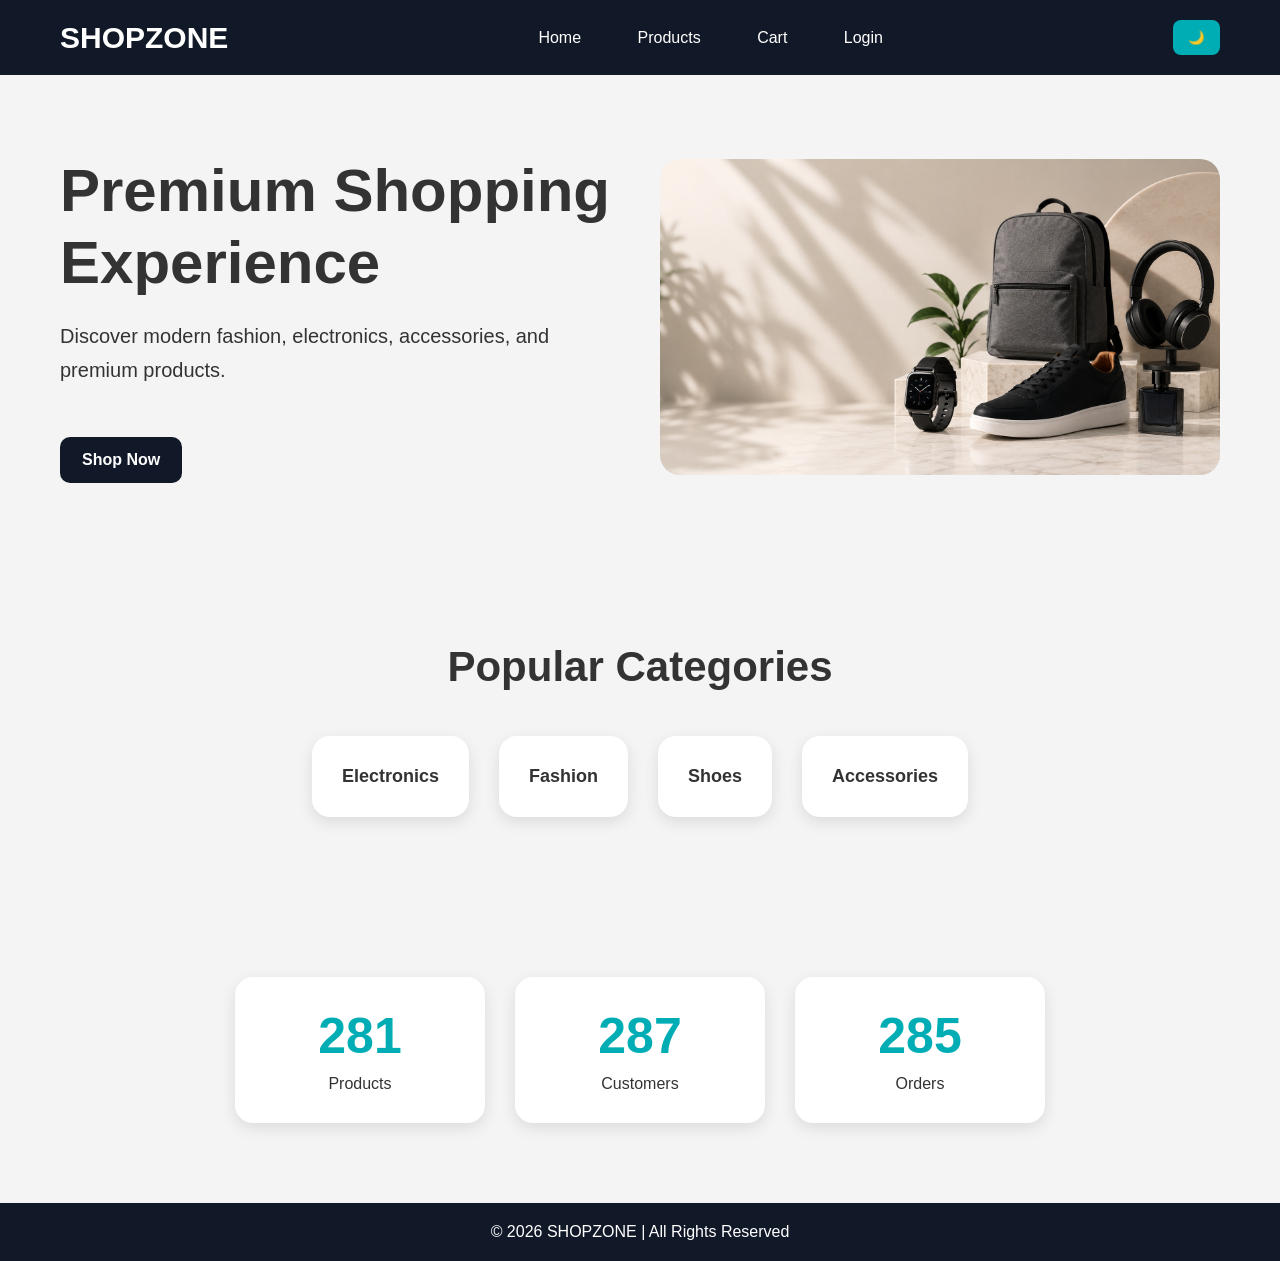
<file: E-Commerce-Store/index.html>
<!DOCTYPE html>
<html lang="en">
<head>
    <meta charset="UTF-8">
    <meta name="viewport" content="width=device-width, initial-scale=1.0">
    <title>E-Commerce Store</title>

    <link rel="stylesheet" href="style.css">
</head>
<body>

<header>

    <div class="logo">SHOPZONE</div>

    <nav>

        <a href="index.html">Home</a>
        <a href="products.html">Products</a>
        <a href="cart.html">Cart</a>
        <a href="login.html">Login</a>

    </nav>

    <button id="themeToggle">🌙</button>

</header>

<!-- Hero -->

<section class="hero">

    <div class="hero-text">

        <h1>Premium Shopping Experience</h1>

        <p>
            Discover modern fashion, electronics,
            accessories, and premium products.
        </p>

        <a href="products.html">

            <button>Shop Now</button>

        </a>

    </div>

    <div class="hero-image">

        <img src="banner.jpg" alt="Banner">

    </div>

</section>

<!-- Categories -->

<section class="categories">

    <h2>Popular Categories</h2>

    <div class="category-container">

        <div class="category-card">
            Electronics
        </div>

        <div class="category-card">
            Fashion
        </div>

        <div class="category-card">
            Shoes
        </div>

        <div class="category-card">
            Accessories
        </div>

    </div>

</section>

<!-- Stats -->

<section class="stats-section">

    <div class="stat-card">

        <h2 id="productsCount">0</h2>

        <p>Products</p>

    </div>

    <div class="stat-card">

        <h2 id="usersCount">0</h2>

        <p>Customers</p>

    </div>

    <div class="stat-card">

        <h2 id="ordersCount">0</h2>

        <p>Orders</p>

    </div>

</section>

<footer>

    <p>© 2026 SHOPZONE | All Rights Reserved</p>

</footer>

<script src="script.js"></script>

</body>
</html>
</file>
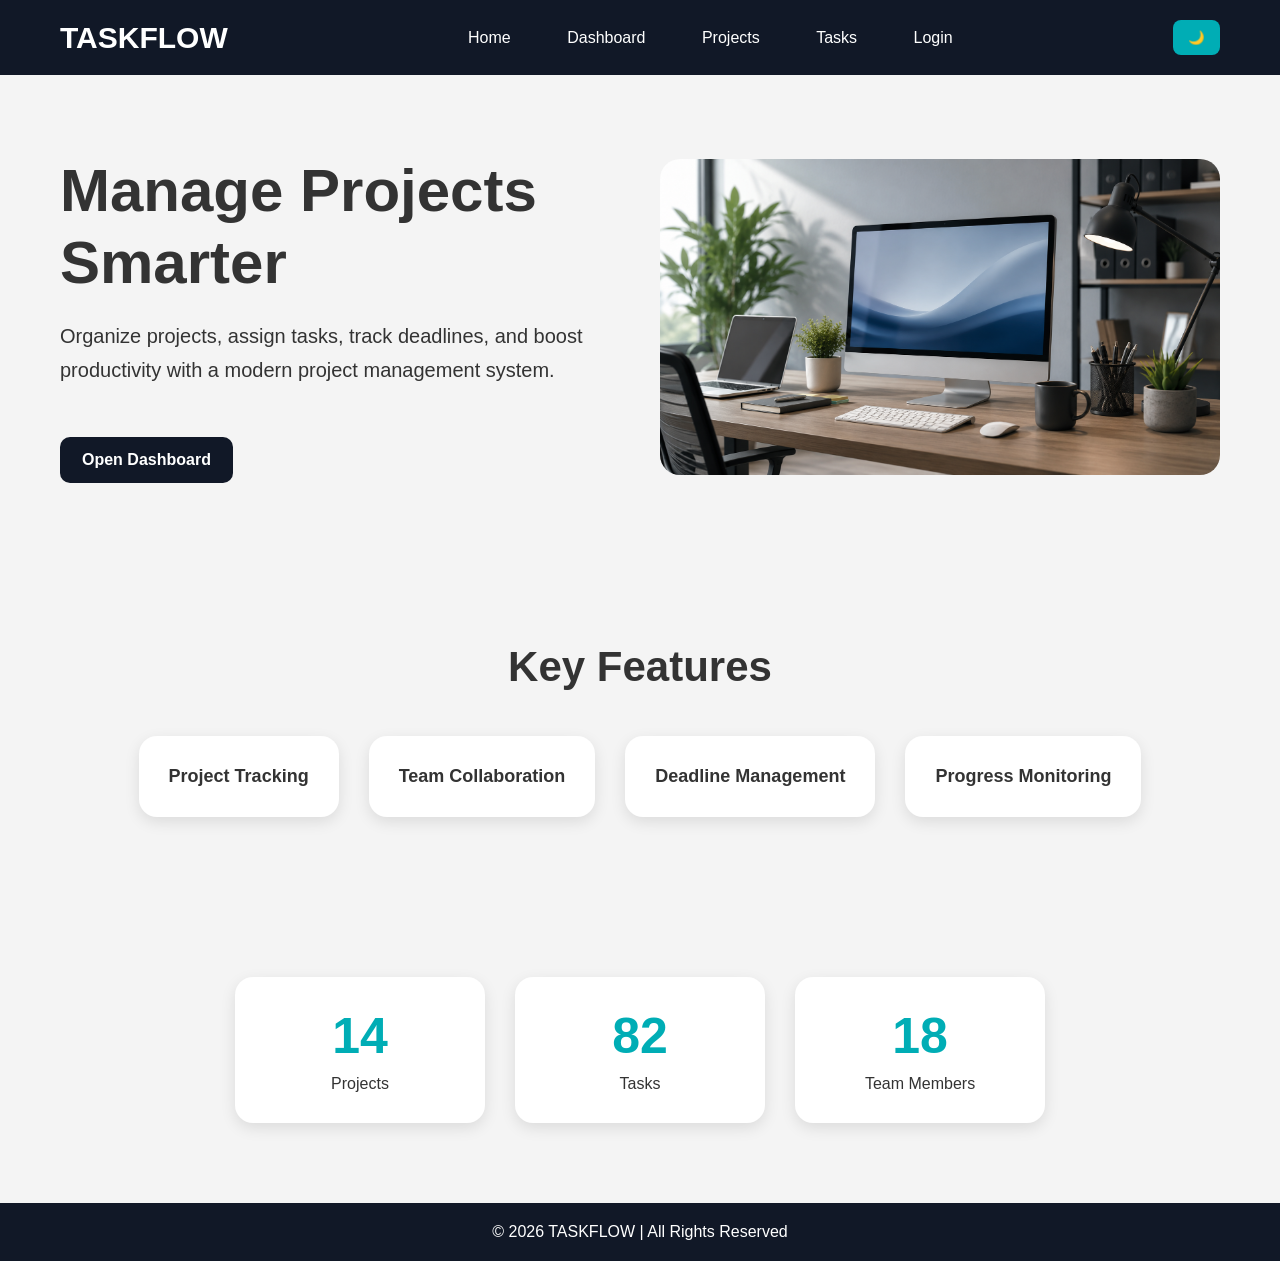
<file: Project-Management-System/index.html>
<!DOCTYPE html>
<html lang="en">
<head>
    <meta charset="UTF-8">
    <meta name="viewport" content="width=device-width, initial-scale=1.0">
    <title>Project Management System</title>

    <link rel="stylesheet" href="style.css">
</head>
<body>

<header>

    <div class="logo">TASKFLOW</div>

    <nav>

        <a href="index.html">Home</a>
        <a href="dashboard.html">Dashboard</a>
        <a href="projects.html">Projects</a>
        <a href="tasks.html">Tasks</a>
        <a href="login.html">Login</a>

    </nav>

    <button id="themeToggle">🌙</button>

</header>

<!-- Hero -->

<section class="hero">

    <div class="hero-text">

        <h1>Manage Projects Smarter</h1>

        <p>
            Organize projects, assign tasks,
            track deadlines, and boost productivity
            with a modern project management system.
        </p>

        <a href="dashboard.html">

            <button>Open Dashboard</button>

        </a>

    </div>

    <div class="hero-image">

        <img src="banner.jpg" alt="Banner">

    </div>

</section>

<!-- Features -->

<section class="features">

    <h2>Key Features</h2>

    <div class="feature-container">

        <div class="feature-card">
            Project Tracking
        </div>

        <div class="feature-card">
            Team Collaboration
        </div>

        <div class="feature-card">
            Deadline Management
        </div>

        <div class="feature-card">
            Progress Monitoring
        </div>

    </div>

</section>

<!-- Stats -->

<section class="stats-section">

    <div class="stat-card">

        <h2 id="projectCount">0</h2>

        <p>Projects</p>

    </div>

    <div class="stat-card">

        <h2 id="taskCount">0</h2>

        <p>Tasks</p>

    </div>

    <div class="stat-card">

        <h2 id="teamCount">0</h2>

        <p>Team Members</p>

    </div>

</section>

<footer>

    <p>© 2026 TASKFLOW | All Rights Reserved</p>

</footer>

<script src="script.js"></script>

</body>
</html>
</file>
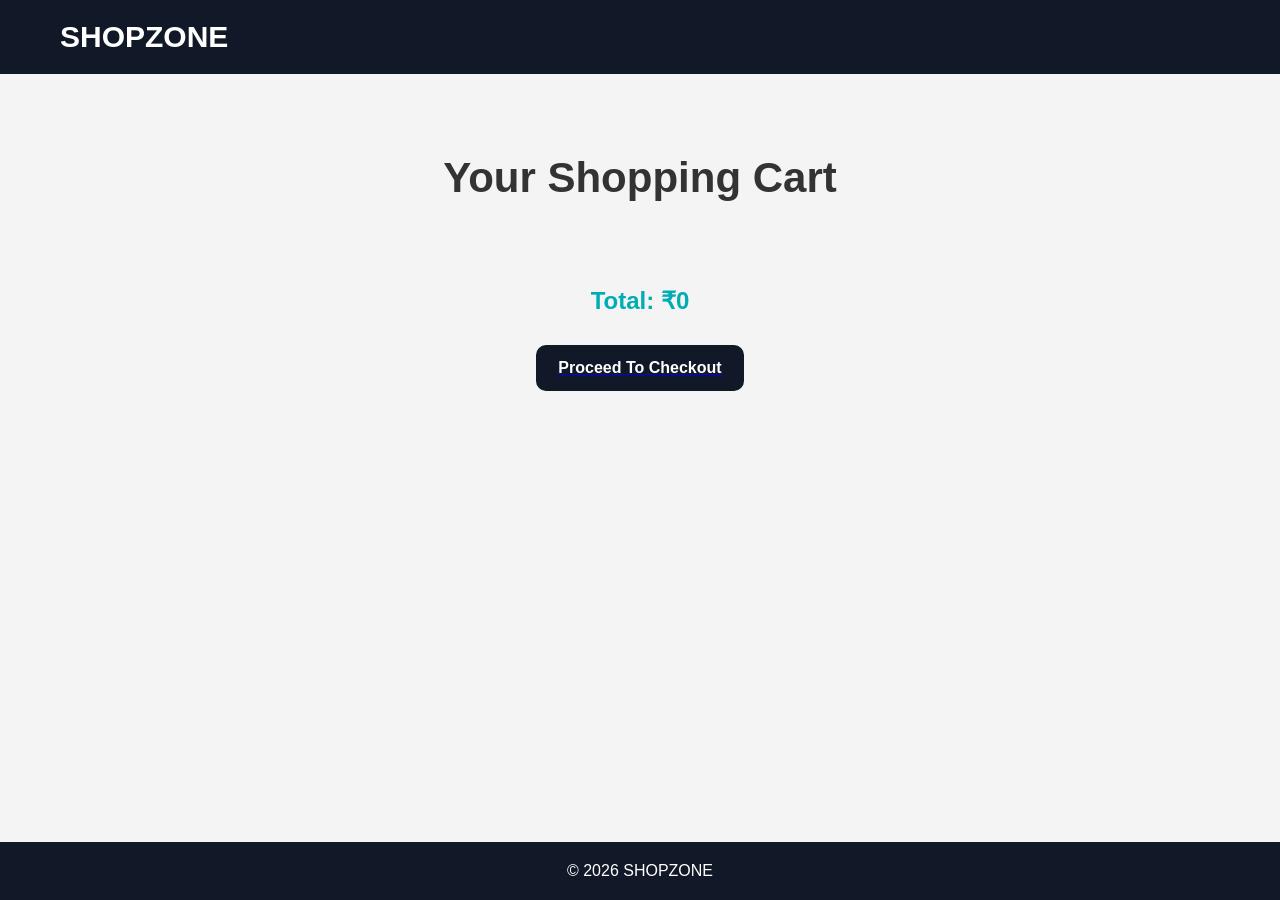
<file: E-Commerce-Store/cart.html>
<!DOCTYPE html>
<html lang="en">
<head>
    <meta charset="UTF-8">
    <meta name="viewport" content="width=device-width, initial-scale=1.0">
    <title>Cart</title>

    <link rel="stylesheet" href="style.css">
</head>
<body>

<header>

    <div class="logo">SHOPZONE</div>

</header>

<section class="cart-section">

    <h1>Your Shopping Cart</h1>

    <div id="cartItems">

    </div>

    <h2 id="totalPrice">

        Total: ₹0

    </h2>

    <a href="checkout.html">

        <button class="checkout-btn">

            Proceed To Checkout

        </button>

    </a>

</section>

<footer>

    <p>© 2026 SHOPZONE</p>

</footer>

<script src="script.js"></script>

</body>
</html>
</file>
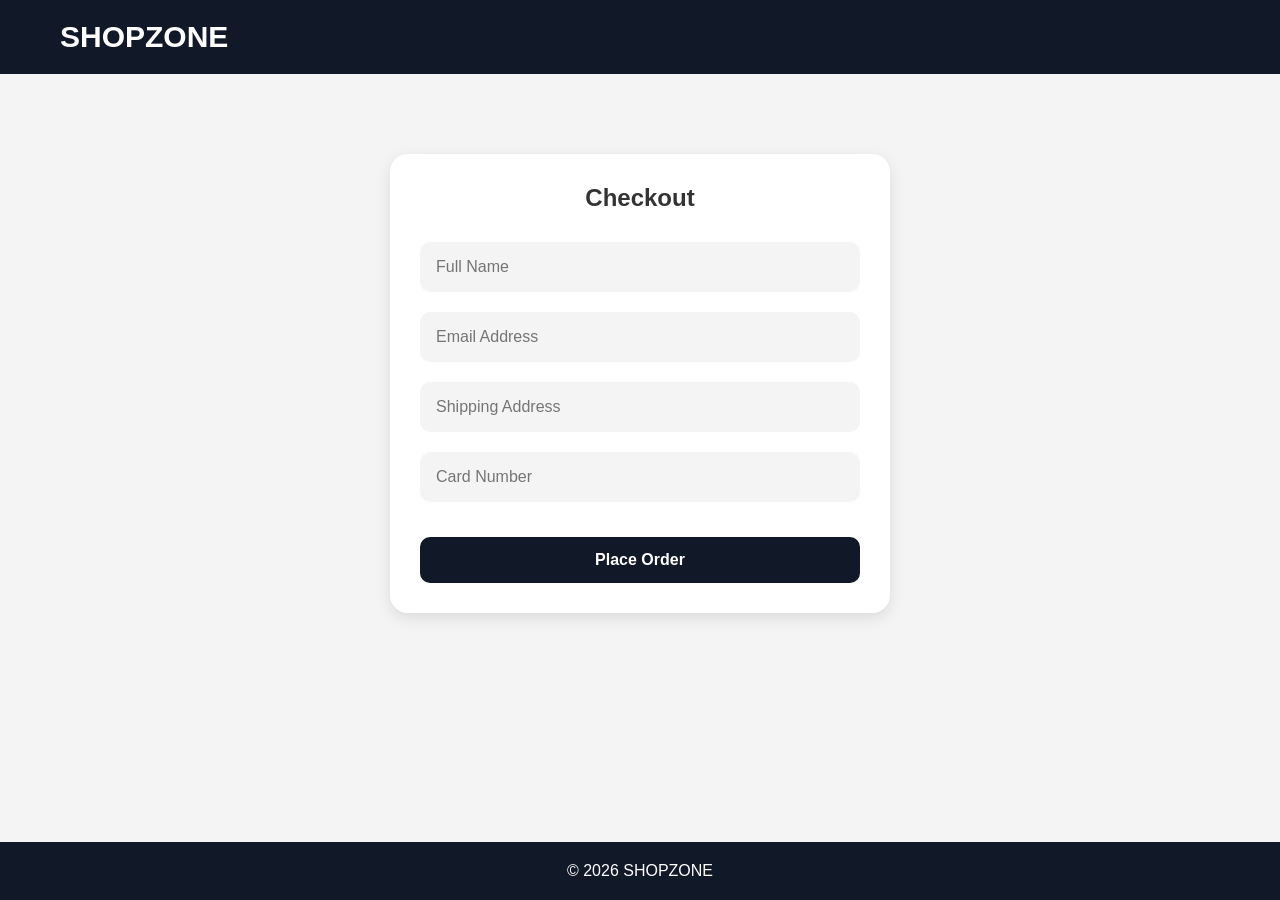
<file: E-Commerce-Store/checkout.html>
<!DOCTYPE html>
<html lang="en">
<head>
    <meta charset="UTF-8">
    <meta name="viewport" content="width=device-width, initial-scale=1.0">
    <title>Checkout</title>

    <link rel="stylesheet" href="style.css">
</head>
<body>

<header>

    <div class="logo">SHOPZONE</div>

</header>

<section class="form-section">

    <div class="form-card">

        <h1>Checkout</h1>

        <form id="checkoutForm">

            <input type="text"
            placeholder="Full Name"
            required>

            <input type="email"
            placeholder="Email Address"
            required>

            <input type="text"
            placeholder="Shipping Address"
            required>

            <input type="text"
            placeholder="Card Number"
            required>

            <button type="submit">

                Place Order

            </button>

        </form>

    </div>

</section>

<footer>

    <p>© 2026 SHOPZONE</p>

</footer>

<script src="script.js"></script>

</body>
</html>
</file>
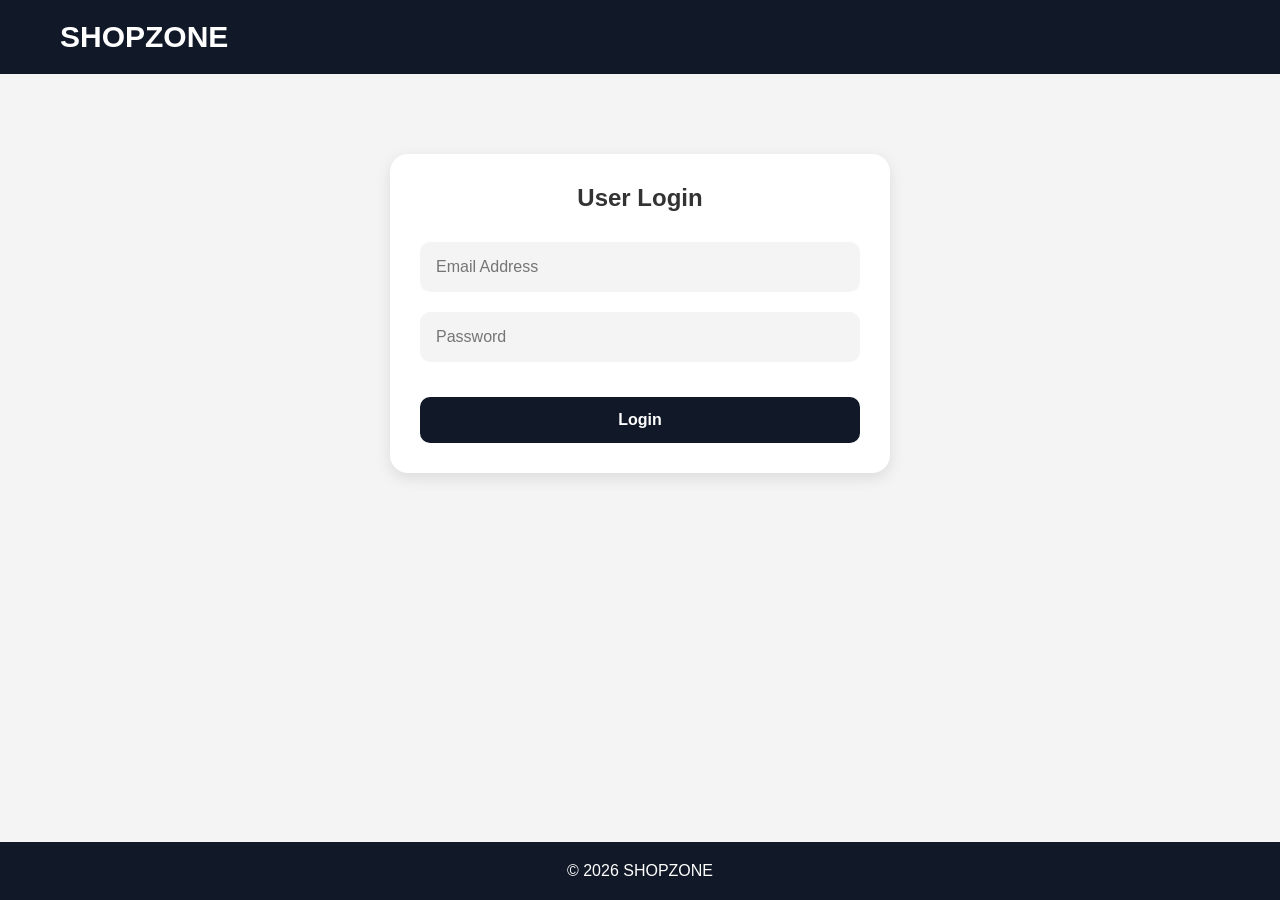
<file: E-Commerce-Store/login.html>
<!DOCTYPE html>
<html lang="en">
<head>
    <meta charset="UTF-8">
    <meta name="viewport" content="width=device-width, initial-scale=1.0">
    <title>Login</title>

    <link rel="stylesheet" href="style.css">
</head>
<body>

<header>

    <div class="logo">SHOPZONE</div>

</header>

<section class="form-section">

    <div class="form-card">

        <h1>User Login</h1>

        <form id="loginForm">

            <input type="email"
            placeholder="Email Address"
            required>

            <input type="password"
            placeholder="Password"
            required>

            <button type="submit">

                Login

            </button>

        </form>

    </div>

</section>

<footer>

    <p>© 2026 SHOPZONE</p>

</footer>

<script src="script.js"></script>

</body>
</html>
</file>
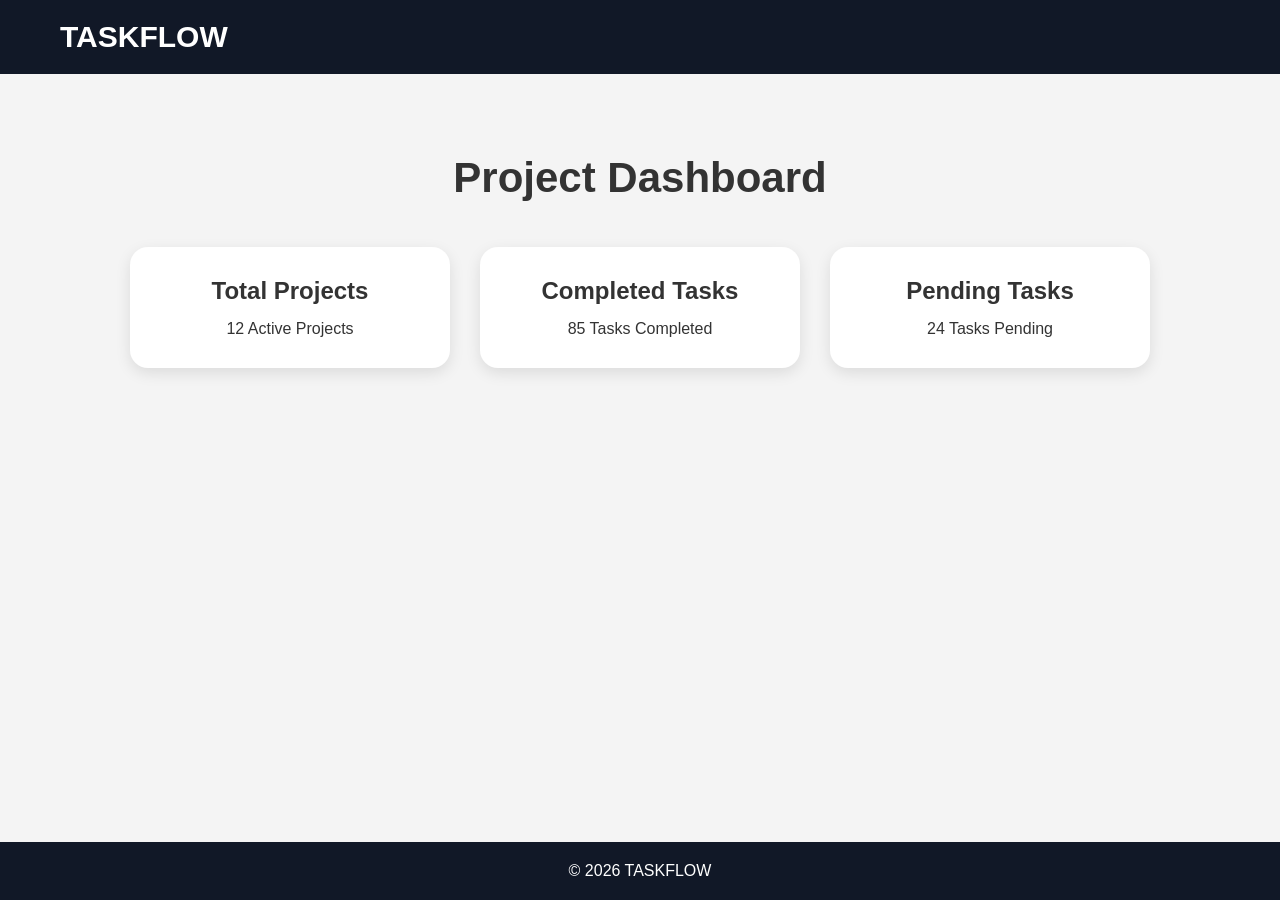
<file: Project-Management-System/dashboard.html>
<!DOCTYPE html>
<html lang="en">
<head>
    <meta charset="UTF-8">
    <meta name="viewport" content="width=device-width, initial-scale=1.0">
    <title>Dashboard</title>

    <link rel="stylesheet" href="style.css">
</head>
<body>

<header>

    <div class="logo">TASKFLOW</div>

</header>

<section class="dashboard-section">

    <h1>Project Dashboard</h1>

    <div class="dashboard-container">

        <div class="dashboard-card">

            <h2>Total Projects</h2>

            <p>12 Active Projects</p>

        </div>

        <div class="dashboard-card">

            <h2>Completed Tasks</h2>

            <p>85 Tasks Completed</p>

        </div>

        <div class="dashboard-card">

            <h2>Pending Tasks</h2>

            <p>24 Tasks Pending</p>

        </div>

    </div>

</section>

<footer>

    <p>© 2026 TASKFLOW</p>

</footer>

</body>
</html>
</file>
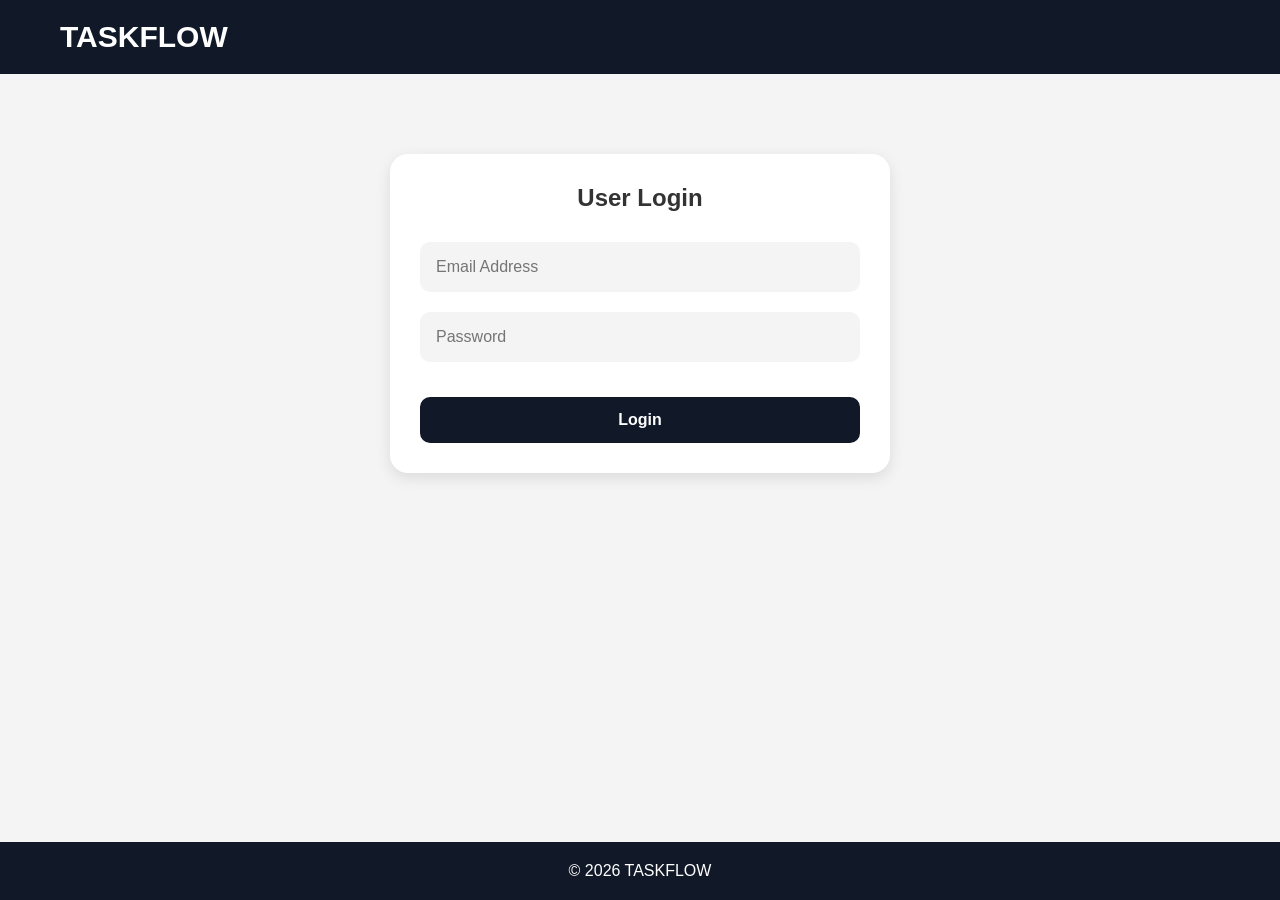
<file: Project-Management-System/login.html>
<!DOCTYPE html>
<html lang="en">
<head>
    <meta charset="UTF-8">
    <meta name="viewport" content="width=device-width, initial-scale=1.0">
    <title>Login</title>

    <link rel="stylesheet" href="style.css">
</head>
<body>

<header>

    <div class="logo">TASKFLOW</div>

</header>

<section class="form-section">

    <div class="form-card">

        <h1>User Login</h1>

        <form id="loginForm">

            <input type="email"
            placeholder="Email Address"
            required>

            <input type="password"
            placeholder="Password"
            required>

            <button type="submit">

                Login

            </button>

        </form>

    </div>

</section>

<footer>

    <p>© 2026 TASKFLOW</p>

</footer>

<script src="script.js"></script>

</body>
</html>
</file>
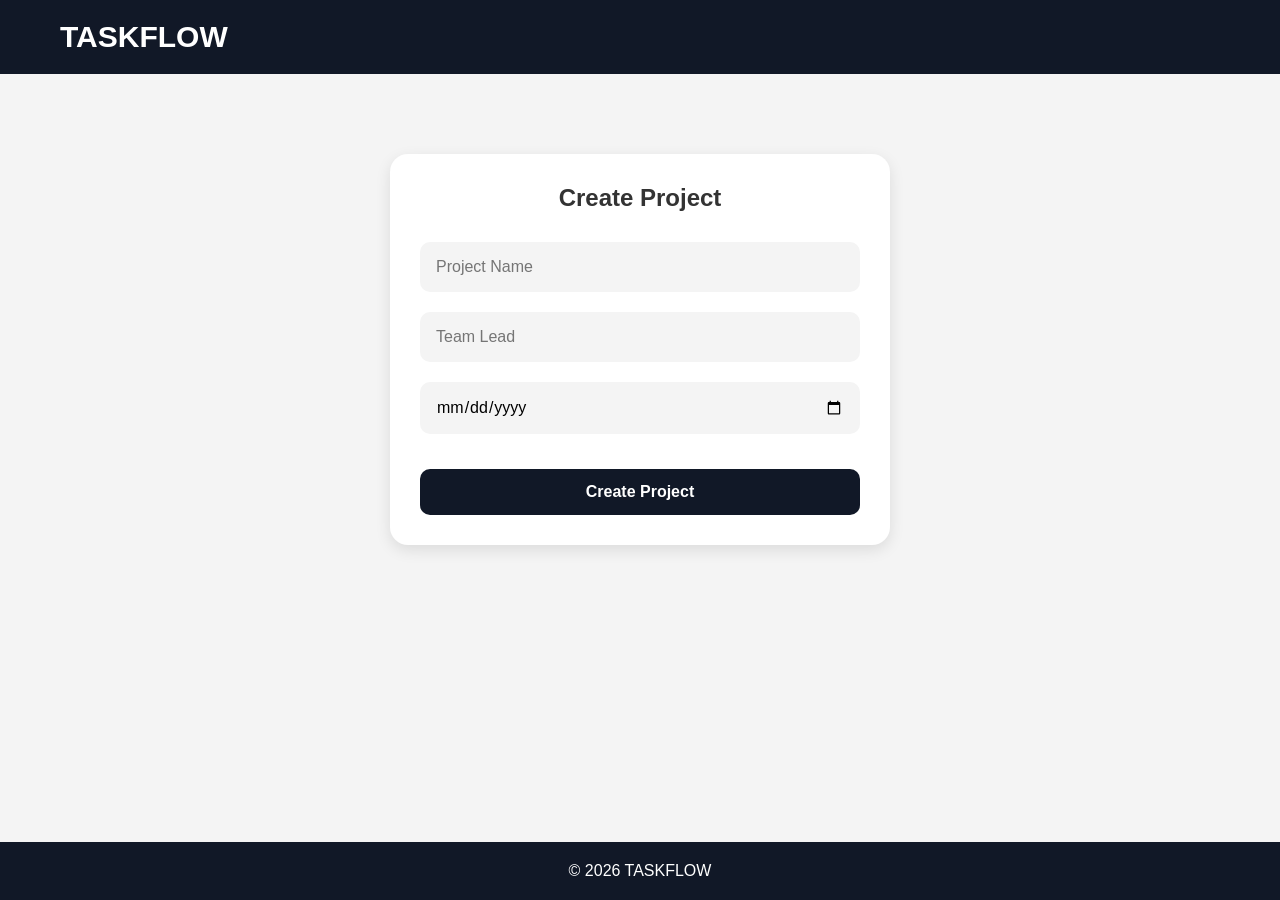
<file: Project-Management-System/projects.html>
<!DOCTYPE html>
<html lang="en">
<head>
    <meta charset="UTF-8">
    <meta name="viewport" content="width=device-width, initial-scale=1.0">
    <title>Projects</title>

    <link rel="stylesheet" href="style.css">
</head>
<body>

<header>

    <div class="logo">TASKFLOW</div>

</header>

<section class="form-section">

    <div class="form-card">

        <h1>Create Project</h1>

        <form id="projectForm">

            <input type="text"
            placeholder="Project Name"
            required>

            <input type="text"
            placeholder="Team Lead"
            required>

            <input type="date"
            required>

            <button type="submit">

                Create Project

            </button>

        </form>

    </div>

</section>

<footer>

    <p>© 2026 TASKFLOW</p>

</footer>

<script src="script.js"></script>

</body>
</html>
</file>
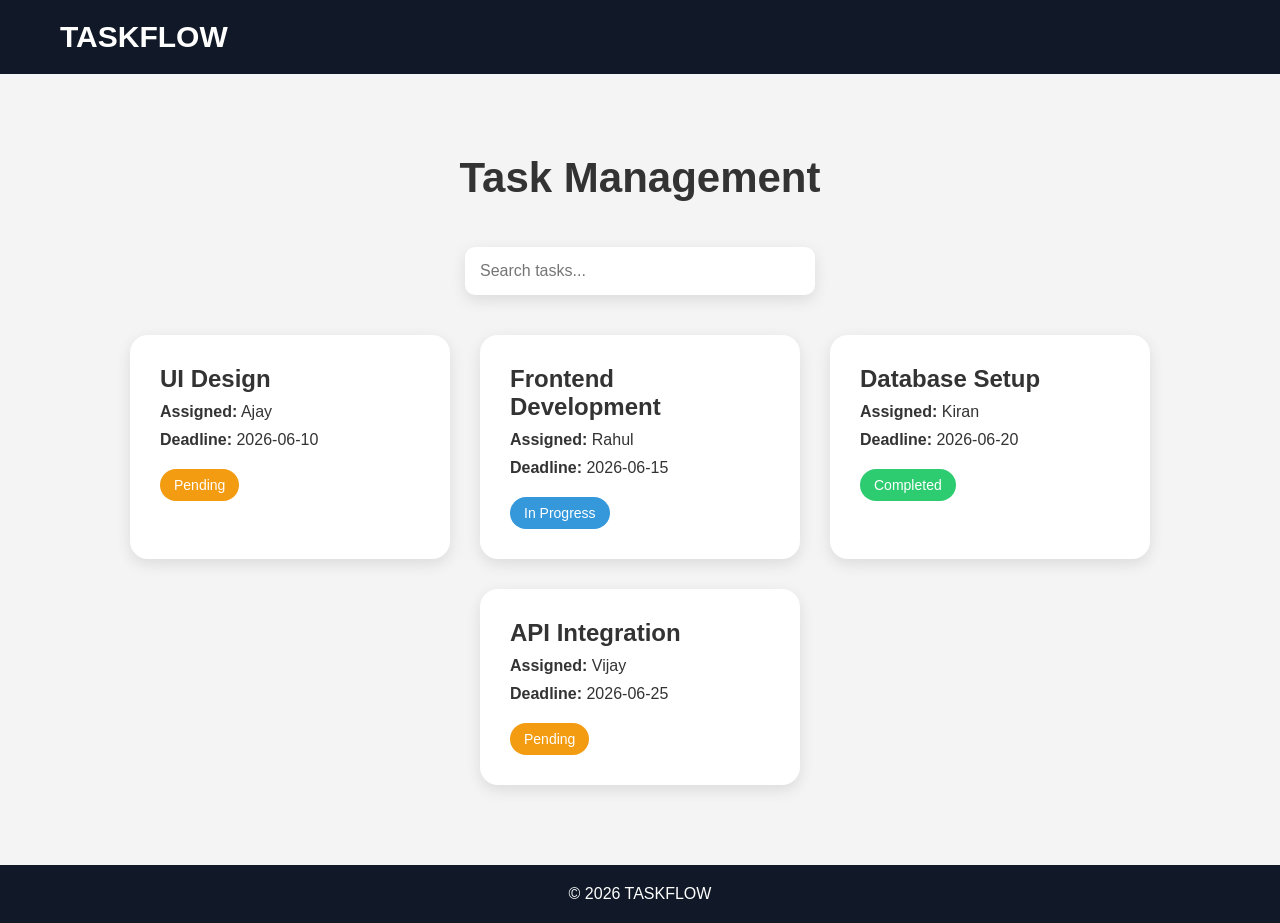
<file: Project-Management-System/tasks.html>
<!DOCTYPE html>
<html lang="en">
<head>
    <meta charset="UTF-8">
    <meta name="viewport" content="width=device-width, initial-scale=1.0">
    <title>Tasks</title>

    <link rel="stylesheet" href="style.css">
</head>
<body>

<header>

    <div class="logo">TASKFLOW</div>

</header>

<section class="tasks-section">

    <h1>Task Management</h1>

    <!-- Search -->

    <div class="search-box">

        <input
        type="text"
        id="searchInput"
        placeholder="Search tasks...">

    </div>

    <!-- Tasks -->

    <div class="task-container"
    id="taskContainer">

    </div>

</section>

<footer>

    <p>© 2026 TASKFLOW</p>

</footer>

<script src="script.js"></script>

</body>
</html>
</file>
<file: E-Commerce-Store/style.css>
*{
    margin:0;
    padding:0;
    box-sizing:border-box;
    font-family:Arial,sans-serif;
    transition:0.3s ease;
}

/* Body */

body{
    background:#f4f4f4;
    color:#333;

    min-height:100vh;

    display:flex;
    flex-direction:column;
}

/* Header */

header{
    display:flex;
    justify-content:space-between;
    align-items:center;

    padding:20px 60px;

    background:#111827;

    position:sticky;
    top:0;
    z-index:1000;
}

/* Logo */

.logo{
    color:white;
    font-size:30px;
    font-weight:bold;
}

/* Navbar */

nav a{
    color:white;
    text-decoration:none;

    margin-left:20px;

    padding:10px 16px;

    border-radius:8px;
}

nav a:hover{
    background:#00adb5;
}

/* Theme Toggle */

#themeToggle{
    padding:10px 15px;

    border:none;

    border-radius:8px;

    background:#00adb5;

    color:white;

    cursor:pointer;
}

/* Hero */

.hero{
    display:flex;
    justify-content:space-between;
    align-items:center;

    padding:80px 60px;

    gap:40px;

    flex-wrap:wrap;

    flex:1;
}

/* Hero Text */

.hero-text{
    flex:1;
}

.hero-text h1{
    font-size:60px;

    margin-bottom:20px;

    line-height:1.2;
}

.hero-text p{
    font-size:20px;

    margin-bottom:35px;

    line-height:1.7;
}

/* Hero Button */

.hero-text button{
    padding:16px 28px;

    border:none;

    background:#111827;

    color:white;

    border-radius:10px;

    cursor:pointer;

    font-size:16px;
    font-weight:bold;
}

.hero-text button:hover{
    background:#00adb5;

    transform:translateY(-5px);

    box-shadow:
    0 10px 25px rgba(0,173,181,0.3);
}

/* Hero Image */

.hero-image{
    flex:1;
}

.hero-image img{
    width:100%;

    border-radius:20px;
}

.hero-image img:hover{
    transform:scale(1.02);

    box-shadow:
    0 15px 30px rgba(0,0,0,0.25);
}

/* Sections */

.categories,
.products-section,
.cart-section,
.form-section{
    padding:80px 60px;

    flex:1;
}

/* Headings */

.categories h2,
.products-section h1,
.cart-section h1{
    text-align:center;

    margin-bottom:45px;

    font-size:42px;
}

/* Containers */

.category-container,
.product-container,
.stats-section{
    display:flex;
    justify-content:center;
    gap:30px;
    flex-wrap:wrap;
}

/* Cards */

.category-card,
.product-card,
.stat-card,
.form-card{
    background:white;

    padding:30px;

    border-radius:18px;

    box-shadow:
    0 5px 15px rgba(0,0,0,0.1);
}

/* Hover */

.category-card:hover,
.product-card:hover,
.stat-card:hover{
    transform:translateY(-10px);

    border:2px solid #00adb5;

    box-shadow:
    0 15px 30px rgba(0,0,0,0.2);
}

/* Categories */

.category-card{
    font-size:18px;
    font-weight:600;
    cursor:pointer;
}

/* Product Cards */

.product-card{
    width:300px;
    text-align:center;
}

.product-card img{
    width:100%;
    height:220px;

    object-fit:cover;

    border-radius:12px;

    margin-bottom:20px;
}

.product-card h2{
    margin-bottom:10px;
}

.product-card p{
    margin-bottom:15px;
    color:#666;
}

.product-card h3{
    margin-bottom:15px;
    color:#00adb5;
}

/* Buttons */

.product-card button,
.hero-text button,
form button,
.checkout-btn{
    margin-top:15px;

    padding:14px 22px;

    border:none;

    background:#111827;

    color:white;

    border-radius:10px;

    cursor:pointer;

    font-size:16px;
    font-weight:600;
}

/* Hover Buttons */

.product-card button:hover,
.hero-text button:hover,
form button:hover,
.checkout-btn:hover{
    background:#00adb5;

    transform:translateY(-3px);
}

/* Stats */

.stats-section{
    padding:80px 60px;
}

.stat-card{
    width:250px;
    text-align:center;
}

.stat-card h2{
    color:#00adb5;
    font-size:50px;
    margin-bottom:10px;
}

/* Search */

.search-box{
    margin-bottom:40px;

    text-align:center;
}

.search-box input{
    width:350px;

    padding:15px;

    border:none;

    border-radius:10px;

    outline:none;

    font-size:16px;

    box-shadow:
    0 5px 15px rgba(0,0,0,0.1);
}

/* Cart */

#cartItems{
    display:flex;
    flex-direction:column;
    gap:20px;

    max-width:700px;

    margin:auto;
}

.cart-item{
    background:white;

    padding:20px;

    border-radius:15px;

    display:flex;
    justify-content:space-between;
    align-items:center;

    box-shadow:
    0 5px 15px rgba(0,0,0,0.1);
}

.cart-item h3{
    color:#00adb5;
}

#totalPrice{
    text-align:center;

    margin-top:40px;

    margin-bottom:30px;

    color:#00adb5;
}

.checkout-btn{
    display:block;

    margin:auto;
}

/* Forms */

.form-card{
    width:500px;

    margin:auto;
}

.form-card h1{
    text-align:center;

    margin-bottom:30px;
}

/* Form */

form{
    display:flex;
    flex-direction:column;
    gap:20px;
}

/* Inputs */

form input{
    padding:16px;

    border:none;

    border-radius:10px;

    background:#f4f4f4;

    font-size:16px;
}

form input:focus{
    outline:none;

    border:2px solid #00adb5;
}

/* Footer */

footer{
    background:#111827;

    color:white;

    text-align:center;

    padding:20px;

    margin-top:auto;
}

/* Dark Mode */

.dark-mode{
    background:#111827;
    color:white;
}

/* Dark Cards */

.dark-mode .product-card,
.dark-mode .category-card,
.dark-mode .stat-card,
.dark-mode .form-card,
.dark-mode .cart-item{
    background:#1f2937;

    color:white;
}

/* Dark Inputs */

.dark-mode form input,
.dark-mode .search-box input{
    background:#374151;

    color:white;
}

/* Responsive */

@media(max-width:900px){

    header{
        flex-direction:column;

        gap:15px;

        padding:20px;
    }

    nav{
        display:flex;
        flex-wrap:wrap;
        justify-content:center;
    }

    .hero{
        flex-direction:column;

        text-align:center;

        padding:50px 20px;
    }

    .hero-text h1{
        font-size:42px;
    }

    .hero-text p{
        font-size:18px;
    }

    .categories,
    .products-section,
    .cart-section,
    .form-section,
    .stats-section{
        padding:50px 20px;
    }

    .form-card{
        width:100%;
    }

    .search-box input{
        width:100%;
    }

}
</file>
<file: Project-Management-System/style.css>
*{
    margin:0;
    padding:0;
    box-sizing:border-box;
    font-family:Arial,sans-serif;
    transition:0.3s ease;
}

/* Body */

body{
    background:#f4f4f4;
    color:#333;

    min-height:100vh;

    display:flex;
    flex-direction:column;
}

/* Header */

header{
    display:flex;
    justify-content:space-between;
    align-items:center;

    padding:20px 60px;

    background:#111827;

    position:sticky;
    top:0;
    z-index:1000;
}

/* Logo */

.logo{
    color:white;
    font-size:30px;
    font-weight:bold;
}

/* Navbar */

nav a{
    color:white;
    text-decoration:none;

    margin-left:20px;

    padding:10px 16px;

    border-radius:8px;
}

nav a:hover{
    background:#00adb5;
}

/* Theme Toggle */

#themeToggle{
    padding:10px 15px;

    border:none;

    border-radius:8px;

    background:#00adb5;

    color:white;

    cursor:pointer;
}

/* Hero */

.hero{
    display:flex;
    justify-content:space-between;
    align-items:center;

    padding:80px 60px;

    gap:40px;

    flex-wrap:wrap;

    flex:1;
}

/* Hero Text */

.hero-text{
    flex:1;
}

.hero-text h1{
    font-size:60px;

    margin-bottom:20px;

    line-height:1.2;
}

.hero-text p{
    font-size:20px;

    margin-bottom:35px;

    line-height:1.7;
}

/* Hero Button */

.hero-text button{
    padding:16px 28px;

    border:none;

    background:#111827;

    color:white;

    border-radius:10px;

    cursor:pointer;

    font-size:16px;
    font-weight:bold;
}

.hero-text button:hover{
    background:#00adb5;

    transform:translateY(-5px);
}

/* Hero Image */

.hero-image{
    flex:1;
}

.hero-image img{
    width:100%;

    border-radius:20px;
}

.hero-image img:hover{
    transform:scale(1.02);

    box-shadow:
    0 15px 30px rgba(0,0,0,0.25);
}

/* Sections */

.features,
.dashboard-section,
.tasks-section,
.form-section{
    padding:80px 60px;

    flex:1;
}

/* Headings */

.features h2,
.dashboard-section h1,
.tasks-section h1{
    text-align:center;

    margin-bottom:45px;

    font-size:42px;
}

/* Containers */

.feature-container,
.dashboard-container,
.task-container,
.stats-section{
    display:flex;
    justify-content:center;
    gap:30px;
    flex-wrap:wrap;
}

/* Cards */

.feature-card,
.dashboard-card,
.task-card,
.stat-card,
.form-card{
    background:white;

    padding:30px;

    border-radius:18px;

    box-shadow:
    0 5px 15px rgba(0,0,0,0.1);
}

/* Hover */

.feature-card:hover,
.dashboard-card:hover,
.task-card:hover,
.stat-card:hover{
    transform:translateY(-10px);

    border:2px solid #00adb5;

    box-shadow:
    0 15px 30px rgba(0,0,0,0.2);
}

/* Feature Cards */

.feature-card{
    font-size:18px;
    font-weight:600;
    cursor:pointer;
}

/* Dashboard */

.dashboard-card{
    width:320px;
    text-align:center;
}

.dashboard-card h2{
    margin-bottom:15px;
}

/* Task Cards */

.task-card{
    width:320px;
}

.task-card h2{
    margin-bottom:10px;
}

.task-card p{
    margin-bottom:10px;
}

/* Status */

.status{
    display:inline-block;

    padding:8px 14px;

    border-radius:20px;

    font-size:14px;

    color:white;

    margin-top:10px;
}

.pending{
    background:#f39c12;
}

.progress{
    background:#3498db;
}

.completed{
    background:#2ecc71;
}

/* Buttons */

.hero-text button,
form button{
    margin-top:15px;

    padding:14px 22px;

    border:none;

    background:#111827;

    color:white;

    border-radius:10px;

    cursor:pointer;

    font-size:16px;
    font-weight:600;
}

.hero-text button:hover,
form button:hover{
    background:#00adb5;
}

/* Stats */

.stats-section{
    padding:80px 60px;
}

.stat-card{
    width:250px;
    text-align:center;
}

.stat-card h2{
    color:#00adb5;
    font-size:50px;
    margin-bottom:10px;
}

/* Search */

.search-box{
    margin-bottom:40px;

    text-align:center;
}

.search-box input{
    width:350px;

    padding:15px;

    border:none;

    border-radius:10px;

    outline:none;

    font-size:16px;

    box-shadow:
    0 5px 15px rgba(0,0,0,0.1);
}

/* Forms */

.form-card{
    width:500px;

    margin:auto;
}

.form-card h1{
    text-align:center;

    margin-bottom:30px;
}

/* Form */

form{
    display:flex;
    flex-direction:column;
    gap:20px;
}

/* Inputs */

form input{
    padding:16px;

    border:none;

    border-radius:10px;

    background:#f4f4f4;

    font-size:16px;
}

form input:focus{
    outline:none;

    border:2px solid #00adb5;
}

/* Footer */

footer{
    background:#111827;

    color:white;

    text-align:center;

    padding:20px;

    margin-top:auto;
}

/* Dark Mode */

.dark-mode{
    background:#111827;
    color:white;
}

/* Dark Cards */

.dark-mode .feature-card,
.dark-mode .dashboard-card,
.dark-mode .task-card,
.dark-mode .stat-card,
.dark-mode .form-card{
    background:#1f2937;

    color:white;
}

/* Dark Inputs */

.dark-mode form input,
.dark-mode .search-box input{
    background:#374151;

    color:white;
}

/* Responsive */

@media(max-width:900px){

    header{
        flex-direction:column;

        gap:15px;

        padding:20px;
    }

    nav{
        display:flex;
        flex-wrap:wrap;
        justify-content:center;
    }

    .hero{
        flex-direction:column;

        text-align:center;

        padding:50px 20px;
    }

    .hero-text h1{
        font-size:42px;
    }

    .hero-text p{
        font-size:18px;
    }

    .features,
    .dashboard-section,
    .tasks-section,
    .form-section,
    .stats-section{
        padding:50px 20px;
    }

    .form-card{
        width:100%;
    }

    .search-box input{
        width:100%;
    }

}
</file>
